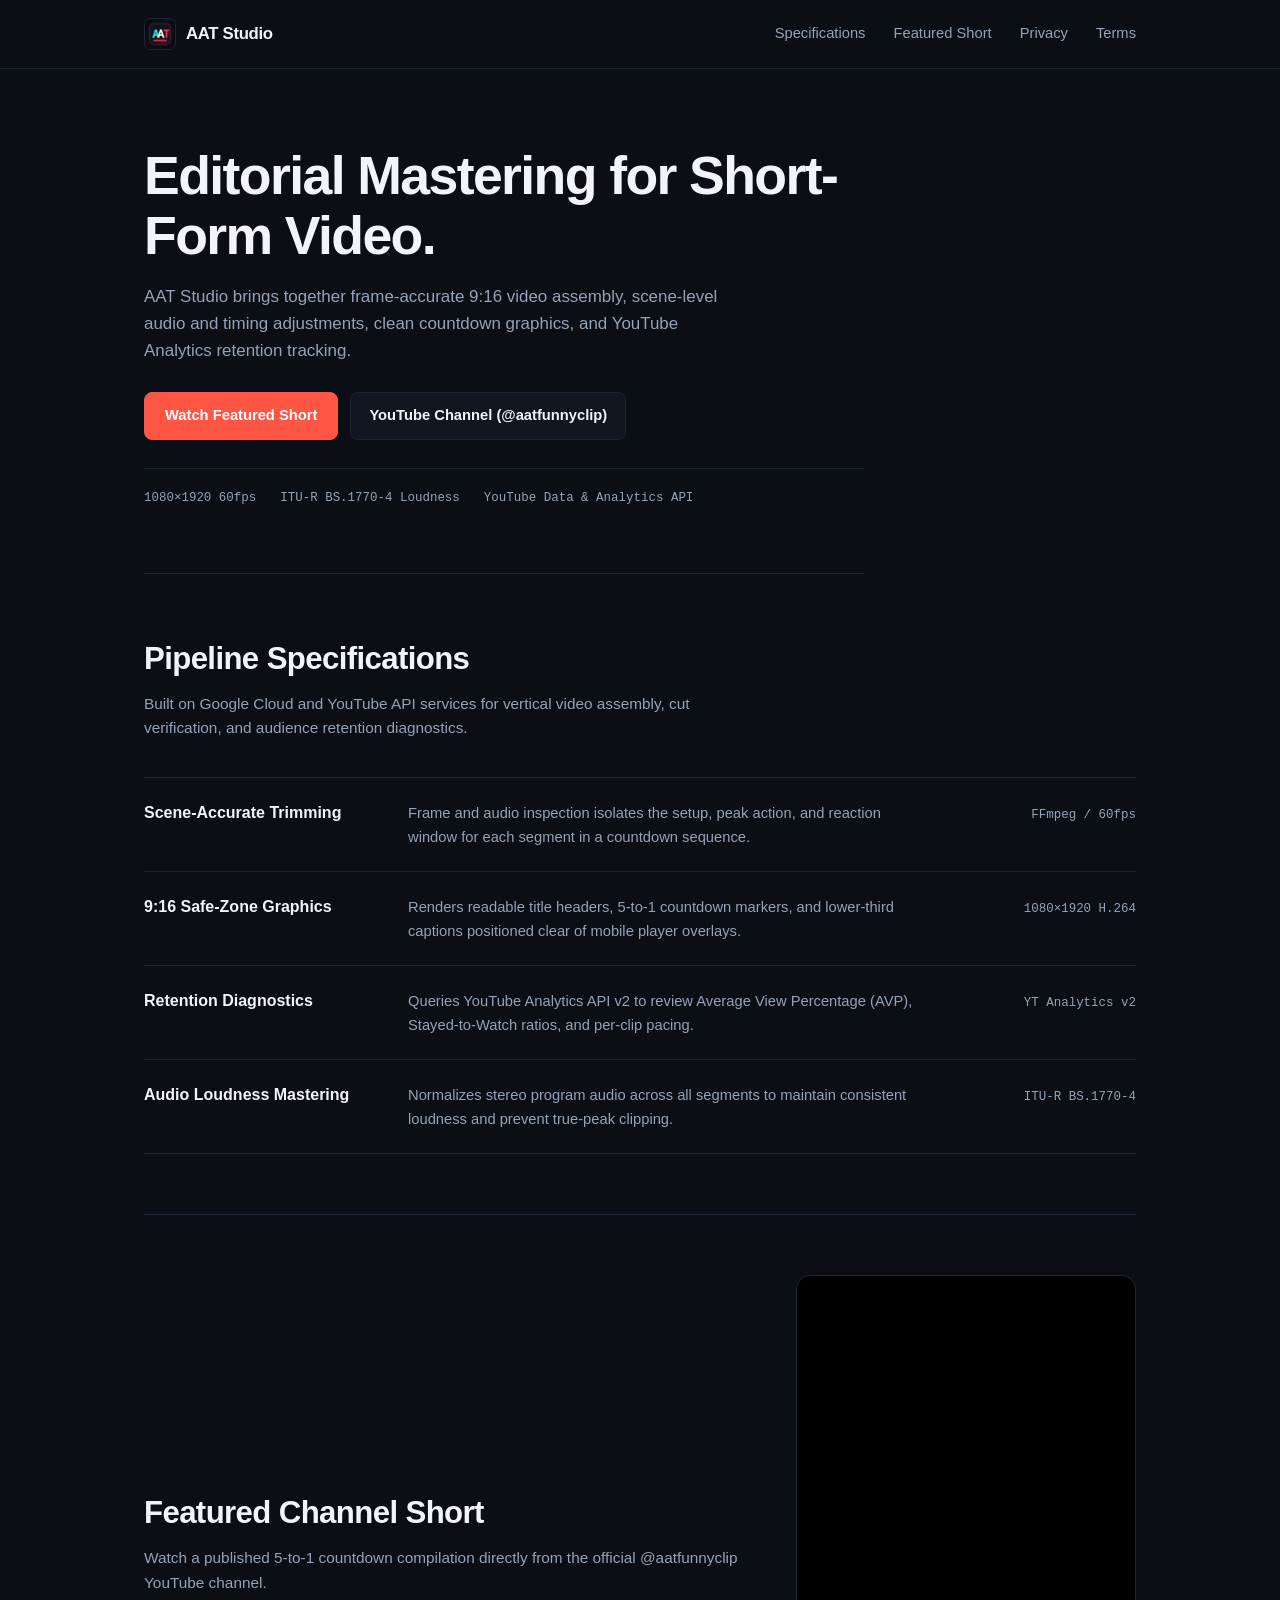
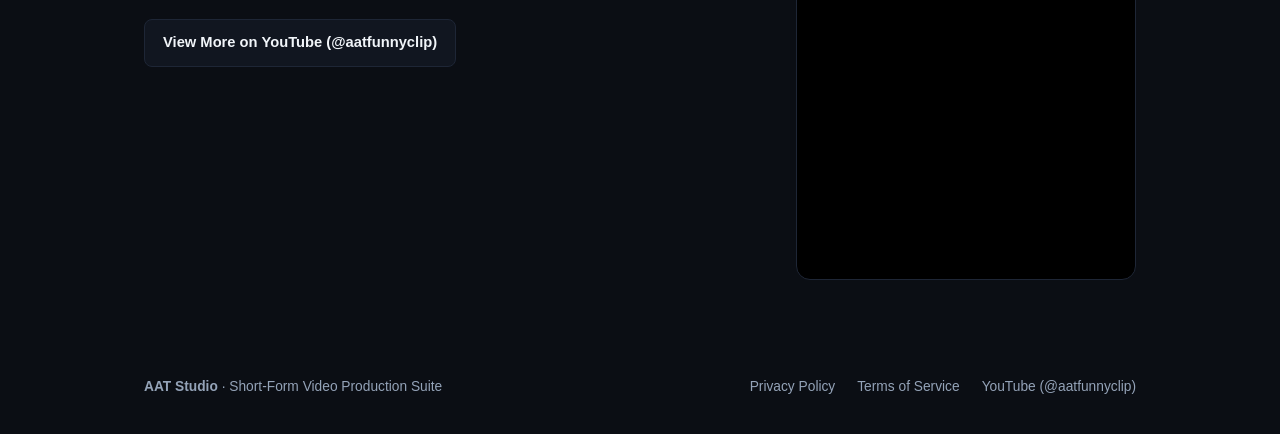
<file: index.html>
<!DOCTYPE html>
<html lang="en">
<head>
  <meta charset="UTF-8" />
  <meta name="viewport" content="width=device-width, initial-scale=1.0" />
  <meta http-equiv="Content-Security-Policy" content="default-src 'self'; script-src 'self'; style-src 'self' https://fonts.googleapis.com; font-src https://fonts.gstatic.com; img-src 'self' https://i.ytimg.com; frame-src https://www.youtube-nocookie.com https://www.youtube.com; connect-src 'none'; object-src 'none'; base-uri 'self'; form-action 'none'; upgrade-insecure-requests;" />
  <meta http-equiv="X-Content-Type-Options" content="nosniff" />
  <meta http-equiv="Permissions-Policy" content="camera=(), microphone=(), geolocation=(), payment=(), usb=()" />
  <meta name="referrer" content="strict-origin-when-cross-origin" />
  <title>AAT Studio | Short-Form Video &amp; Editorial Suite</title>
  <meta name="description" content="AAT Studio is a short-form video production suite for vertical 9:16 countdowns, editorial timing, and channel analytics." />
  <link rel="icon" type="image/png" href="/aat_app_icon.png" />
  <link rel="preconnect" href="https://fonts.googleapis.com" />
  <link rel="preconnect" href="https://fonts.gstatic.com" crossorigin />
  <link href="https://fonts.googleapis.com/css2?family=DM+Sans:wght@400;500;600&amp;family=JetBrains+Mono:wght@400;500;600&amp;family=Plus+Jakarta+Sans:wght@600;700;800&amp;display=swap" rel="stylesheet" />
  <link rel="stylesheet" href="/assets/site.css" />
</head>
<body>
  <header>
    <div class="container nav">
      <a href="/" class="brand">
        <img src="/aat_app_icon.png" alt="AAT Studio" />
        <span>AAT Studio</span>
      </a>
      <nav class="nav-links" aria-label="Main navigation">
        <a href="#capabilities" class="hide-mobile">Specifications</a>
        <a href="#featured" class="hide-mobile">Featured Short</a>
        <a href="/privacy.html">Privacy</a>
        <a href="/terms.html">Terms</a>
      </nav>
    </div>
  </header>

  <main class="container">
    <div id="oauthRootBanner" class="oauth-banner" hidden>
      <div class="oauth-banner-row">
        <div>
          <p class="oauth-banner-title">Session Handshake Ready</p>
          <p class="oauth-banner-sub">Copy your command below:</p>
        </div>
        <button type="button" id="rootCopyBtn" class="btn-primary">Copy Command</button>
      </div>
      <pre id="rootCmdBox" class="mono-box" tabindex="0"></pre>
    </div>

    <!-- Hero -->
    <div class="hero">
      <h1>
        Editorial Mastering for Short-Form Video.
      </h1>
      <p>
        AAT Studio brings together frame-accurate 9:16 video assembly, scene-level audio and timing adjustments, clean countdown graphics, and YouTube Analytics retention tracking.
      </p>
      <div class="hero-actions">
        <a href="#featured" class="btn-primary">Watch Featured Short</a>
        <a href="https://www.youtube.com/@aatfunnyclip" target="_blank" rel="noopener noreferrer" class="btn-secondary">YouTube Channel (@aatfunnyclip)</a>
      </div>
      <div class="hero-specs-line">
        <span>1080×1920 60fps</span>
        <span>ITU-R BS.1770-4 Loudness</span>
        <span>YouTube Data &amp; Analytics API</span>
      </div>
    </div>

    <!-- Specifications Ledger -->
    <section id="capabilities">
      <div class="section-intro">
        <h2>Pipeline Specifications</h2>
        <p>Built on Google Cloud and YouTube API services for vertical video assembly, cut verification, and audience retention diagnostics.</p>
      </div>
      <div class="spec-ledger">
        <div class="spec-row">
          <h3>Scene-Accurate Trimming</h3>
          <p>Frame and audio inspection isolates the setup, peak action, and reaction window for each segment in a countdown sequence.</p>
          <span class="spec-tech">FFmpeg / 60fps</span>
        </div>
        <div class="spec-row">
          <h3>9:16 Safe-Zone Graphics</h3>
          <p>Renders readable title headers, 5-to-1 countdown markers, and lower-third captions positioned clear of mobile player overlays.</p>
          <span class="spec-tech">1080×1920 H.264</span>
        </div>
        <div class="spec-row">
          <h3>Retention Diagnostics</h3>
          <p>Queries YouTube Analytics API v2 to review Average View Percentage (AVP), Stayed-to-Watch ratios, and per-clip pacing.</p>
          <span class="spec-tech">YT Analytics v2</span>
        </div>
        <div class="spec-row">
          <h3>Audio Loudness Mastering</h3>
          <p>Normalizes stereo program audio across all segments to maintain consistent loudness and prevent true-peak clipping.</p>
          <span class="spec-tech">ITU-R BS.1770-4</span>
        </div>
      </div>
    </section>

    <!-- Featured YouTube Video -->
    <section id="featured" class="section-last">
      <div class="video-showcase">
        <div>
          <div class="section-intro-compact">
            <h2>Featured Channel Short</h2>
            <p>Watch a published 5-to-1 countdown compilation directly from the official @aatfunnyclip YouTube channel.</p>
          </div>
          <a href="https://www.youtube.com/@aatfunnyclip/shorts" target="_blank" rel="noopener noreferrer" class="btn-secondary">
            View More on YouTube (@aatfunnyclip)
          </a>
        </div>

        <div class="video-frame-wrap">
          <iframe
            src="https://www.youtube-nocookie.com/embed/6mE3zQhp1H8?rel=0"
            title="AAT Official YouTube Short"
            allow="accelerometer; autoplay; clipboard-write; encrypted-media; gyroscope; picture-in-picture; web-share"
            sandbox="allow-scripts allow-same-origin allow-presentation"
            referrerpolicy="strict-origin-when-cross-origin"
            allowfullscreen
            loading="lazy">
          </iframe>
        </div>
      </div>
    </section>
  </main>

  <footer>
    <div class="container footer-row">
      <div>
        <strong>AAT Studio</strong> · Short-Form Video Production Suite
      </div>
      <div class="footer-links">
        <a href="/privacy.html">Privacy Policy</a>
        <a href="/terms.html">Terms of Service</a>
        <a href="https://www.youtube.com/@aatfunnyclip" target="_blank" rel="noopener noreferrer">YouTube (@aatfunnyclip)</a>
      </div>
    </div>
  </footer>

  <script src="/assets/main.js" defer></script>
</body>
</html>
</file>
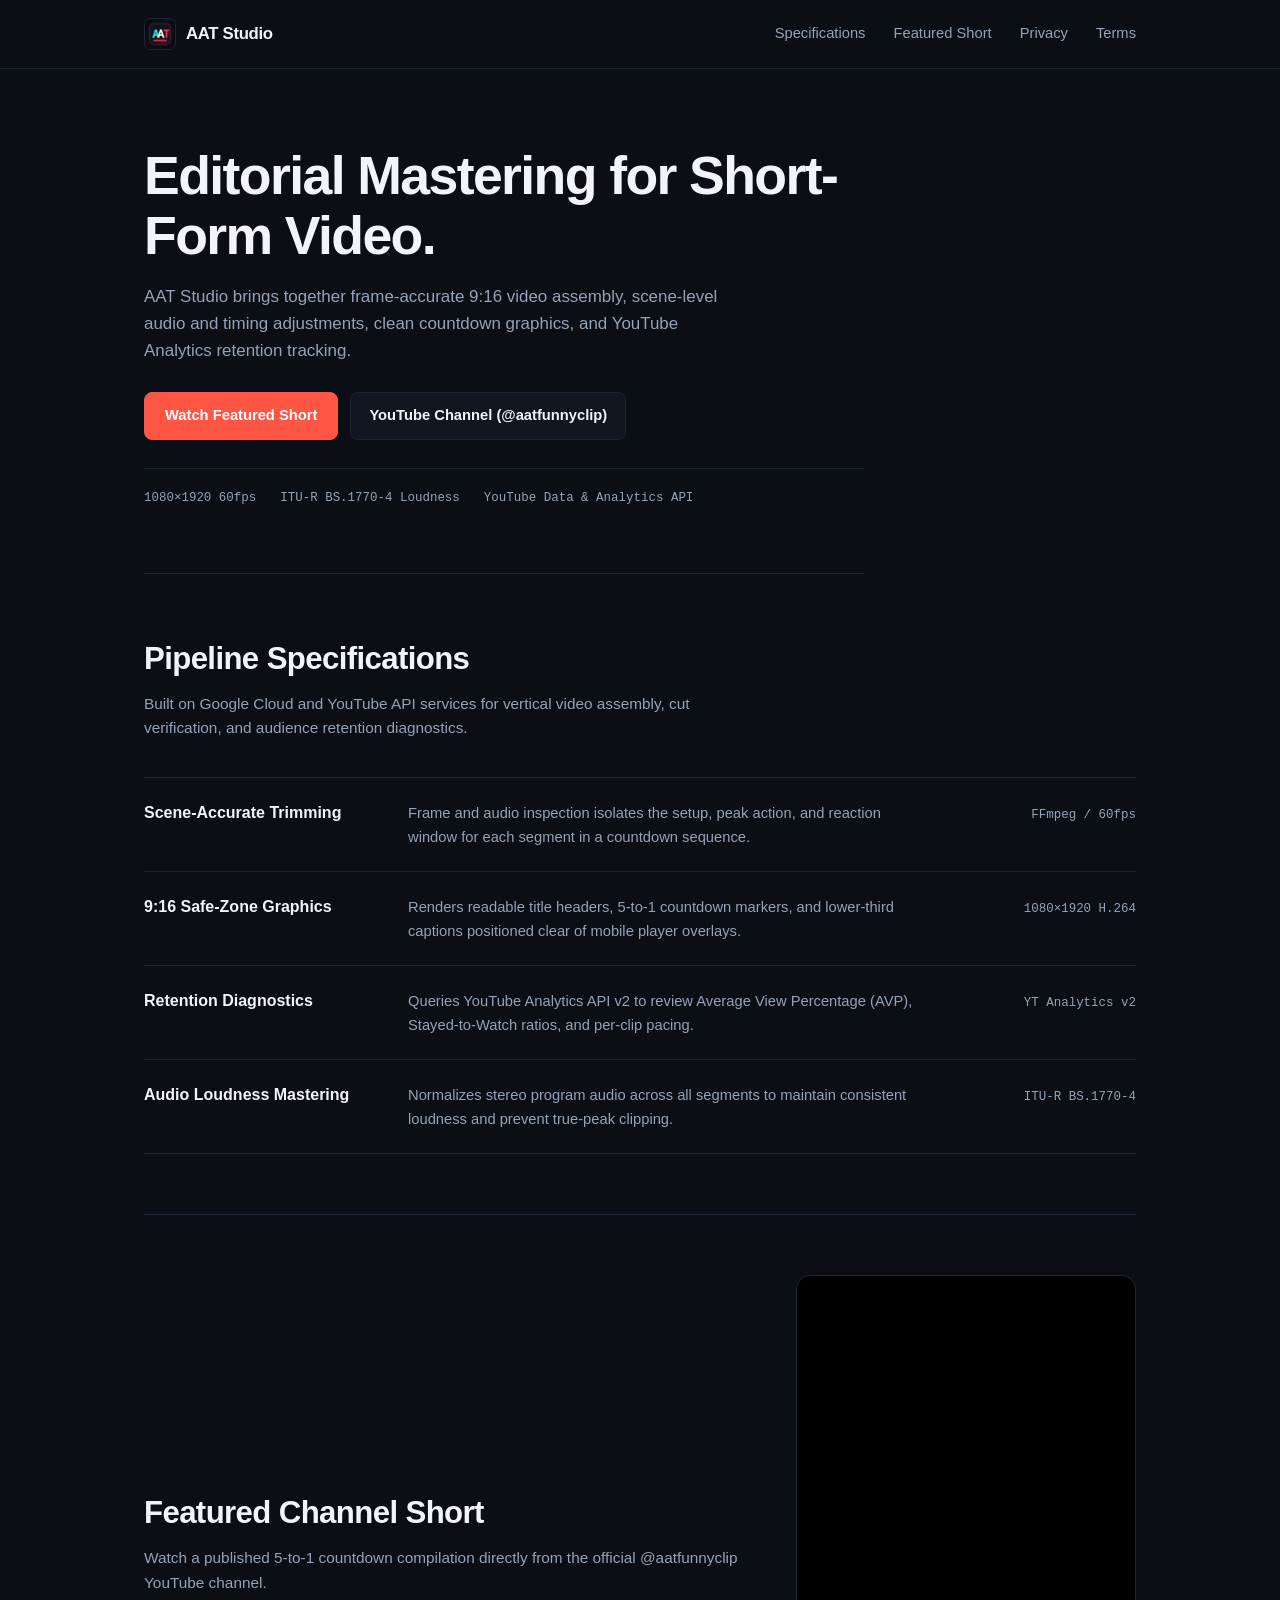
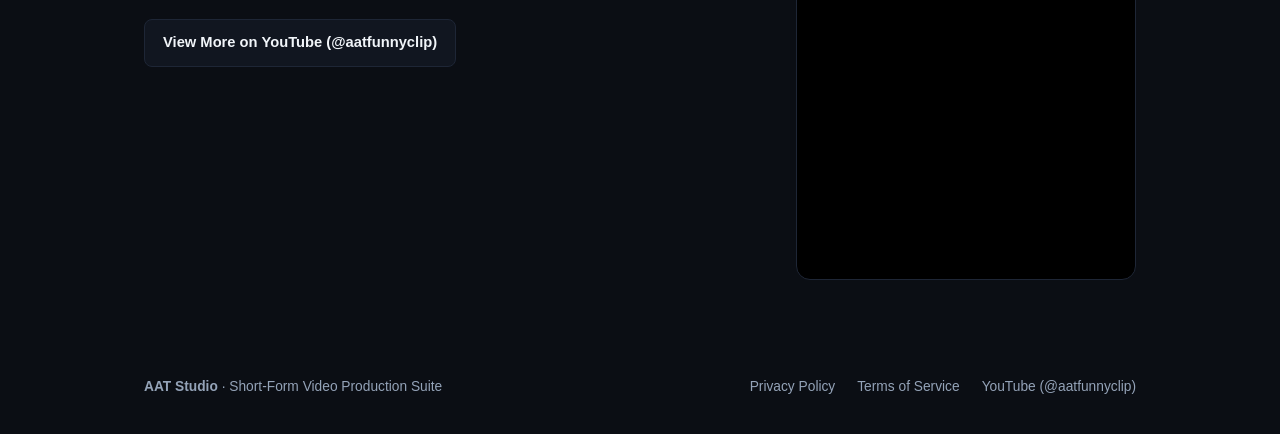
<file: callback/index.html>
<!DOCTYPE html>
<html lang="en">
<head>
  <meta charset="UTF-8" />
  <meta name="viewport" content="width=device-width, initial-scale=1.0" />
  <meta http-equiv="Content-Security-Policy" content="default-src 'none'; script-src 'self'; style-src 'self'; img-src 'self'; connect-src 'none'; frame-src 'none'; object-src 'none'; base-uri 'none'; form-action 'none'; upgrade-insecure-requests;" />
  <meta http-equiv="X-Content-Type-Options" content="nosniff" />
  <meta http-equiv="Cache-Control" content="no-store, no-cache, must-revalidate" />
  <meta http-equiv="Permissions-Policy" content="camera=(), microphone=(), geolocation=(), payment=(), usb=()" />
  <meta name="referrer" content="no-referrer" />
  <meta name="robots" content="noindex, nofollow, noarchive" />
  <title>AAT Studio</title>
  <link rel="icon" type="image/png" href="/aat_app_icon.png" />
  <link rel="stylesheet" href="/callback/relay.css" />
</head>
<body data-ready="false">
  <main class="gateway-panel">
    <div class="panel-section">
      <h1>Session Token Ready</h1>
      <p class="desc">
        Copy the command below to complete your session handshake:
      </p>
    </div>

    <div class="panel-section">
      <div class="cmd-label">Session Command</div>
      <code class="cmd-box" id="cmdBox"></code>
      <div class="btn-row">
        <button type="button" class="btn btn-primary" id="copyCmdBtn">Copy Command</button>
        <button type="button" class="btn btn-ghost" id="copyRawBtn">Copy Raw Code</button>
      </div>
    </div>
  </main>

  <script src="/callback/relay.js"></script>
</body>
</html>
</file>
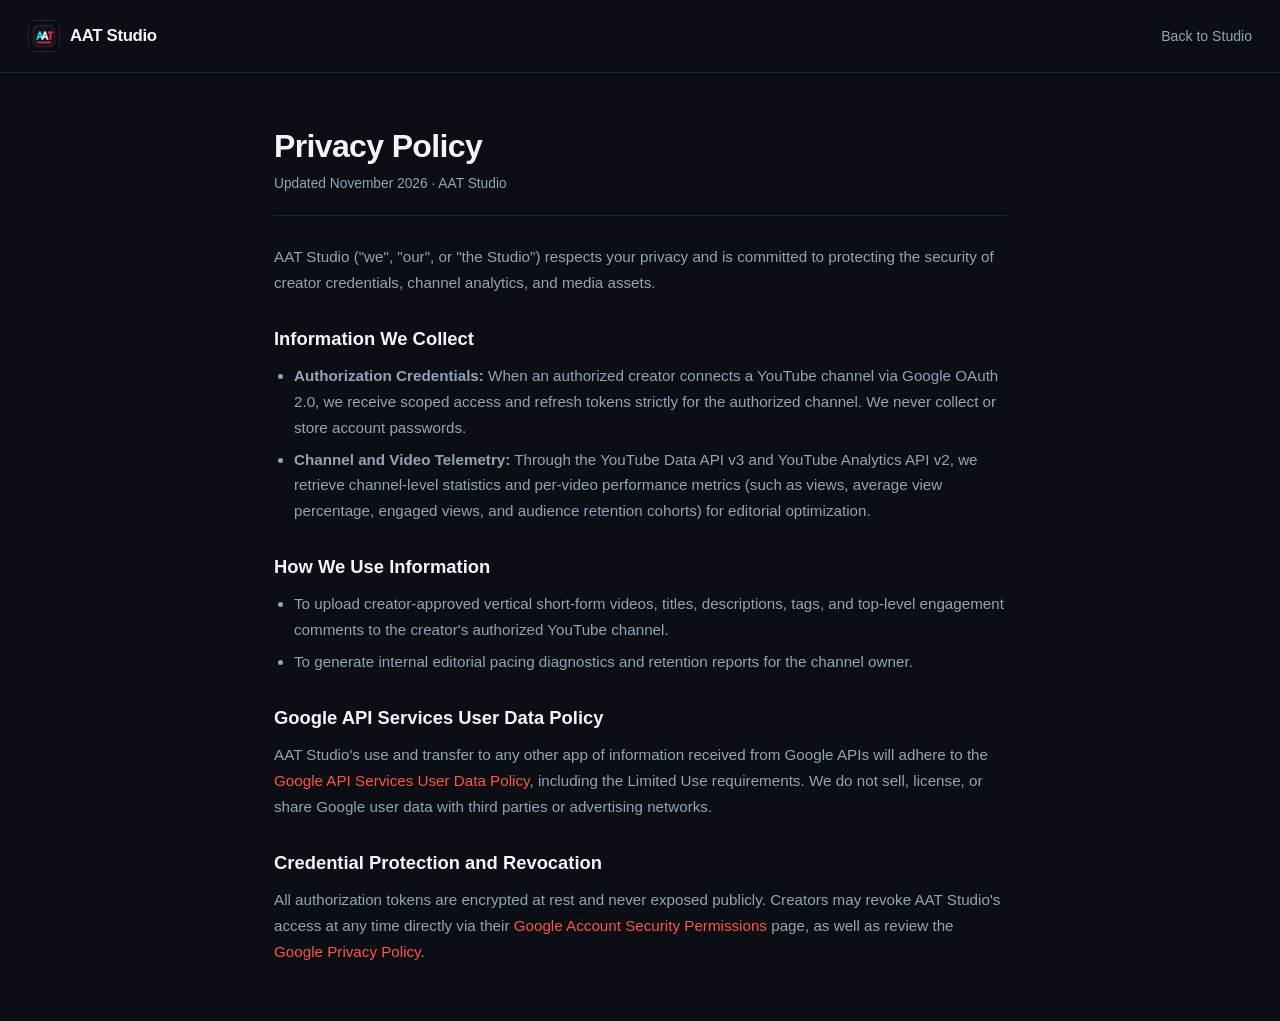
<file: privacy.html>
<!DOCTYPE html>
<html lang="en">
<head>
  <meta charset="UTF-8" />
  <meta name="viewport" content="width=device-width, initial-scale=1.0" />
  <meta http-equiv="Content-Security-Policy" content="default-src 'self'; script-src 'none'; style-src 'self' https://fonts.googleapis.com; font-src https://fonts.gstatic.com; img-src 'self'; connect-src 'none'; object-src 'none'; base-uri 'self'; form-action 'none'; upgrade-insecure-requests;" />
  <meta http-equiv="X-Content-Type-Options" content="nosniff" />
  <meta http-equiv="Permissions-Policy" content="camera=(), microphone=(), geolocation=(), payment=(), usb=()" />
  <meta name="referrer" content="strict-origin-when-cross-origin" />
  <title>Privacy Policy | AAT Studio</title>
  <link rel="icon" type="image/png" href="/aat_app_icon.png" />
  <link rel="preconnect" href="https://fonts.googleapis.com" />
  <link rel="preconnect" href="https://fonts.gstatic.com" crossorigin />
  <link href="https://fonts.googleapis.com/css2?family=DM+Sans:wght@400;500;600&amp;family=Plus+Jakarta+Sans:wght@600;700;800&amp;display=swap" rel="stylesheet" />
  <link rel="stylesheet" href="/assets/site.css" />
</head>
<body>
  <header class="topbar">
    <a href="/" class="brand">
      <img src="/aat_app_icon.png" alt="AAT Studio" />
      <span>AAT Studio</span>
    </a>
    <a href="/" class="back-link">Back to Studio</a>
  </header>

  <main class="doc-container">
    <h1 class="doc-title">Privacy Policy</h1>
    <div class="doc-meta">Updated November 2026 · AAT Studio</div>

    <p class="doc-copy">AAT Studio ("we", "our", or "the Studio") respects your privacy and is committed to protecting the security of creator credentials, channel analytics, and media assets.</p>

    <h2 class="doc-heading">Information We Collect</h2>
    <ul class="doc-list">
      <li><strong>Authorization Credentials:</strong> When an authorized creator connects a YouTube channel via Google OAuth 2.0, we receive scoped access and refresh tokens strictly for the authorized channel. We never collect or store account passwords.</li>
      <li><strong>Channel and Video Telemetry:</strong> Through the YouTube Data API v3 and YouTube Analytics API v2, we retrieve channel-level statistics and per-video performance metrics (such as views, average view percentage, engaged views, and audience retention cohorts) for editorial optimization.</li>
    </ul>

    <h2 class="doc-heading">How We Use Information</h2>
    <ul class="doc-list">
      <li>To upload creator-approved vertical short-form videos, titles, descriptions, tags, and top-level engagement comments to the creator's authorized YouTube channel.</li>
      <li>To generate internal editorial pacing diagnostics and retention reports for the channel owner.</li>
    </ul>

    <h2 class="doc-heading">Google API Services User Data Policy</h2>
    <p class="doc-copy">AAT Studio's use and transfer to any other app of information received from Google APIs will adhere to the <a class="doc-link" href="https://developers.google.com/terms/api-services-user-data-policy" target="_blank" rel="noopener noreferrer">Google API Services User Data Policy</a>, including the Limited Use requirements. We do not sell, license, or share Google user data with third parties or advertising networks.</p>

    <h2 class="doc-heading">Credential Protection and Revocation</h2>
    <p class="doc-copy">All authorization tokens are encrypted at rest and never exposed publicly. Creators may revoke AAT Studio's access at any time directly via their <a class="doc-link" href="https://myaccount.google.com/permissions" target="_blank" rel="noopener noreferrer">Google Account Security Permissions</a> page, as well as review the <a class="doc-link" href="https://policies.google.com/privacy" target="_blank" rel="noopener noreferrer">Google Privacy Policy</a>.</p>
  </main>
</body>
</html>
</file>
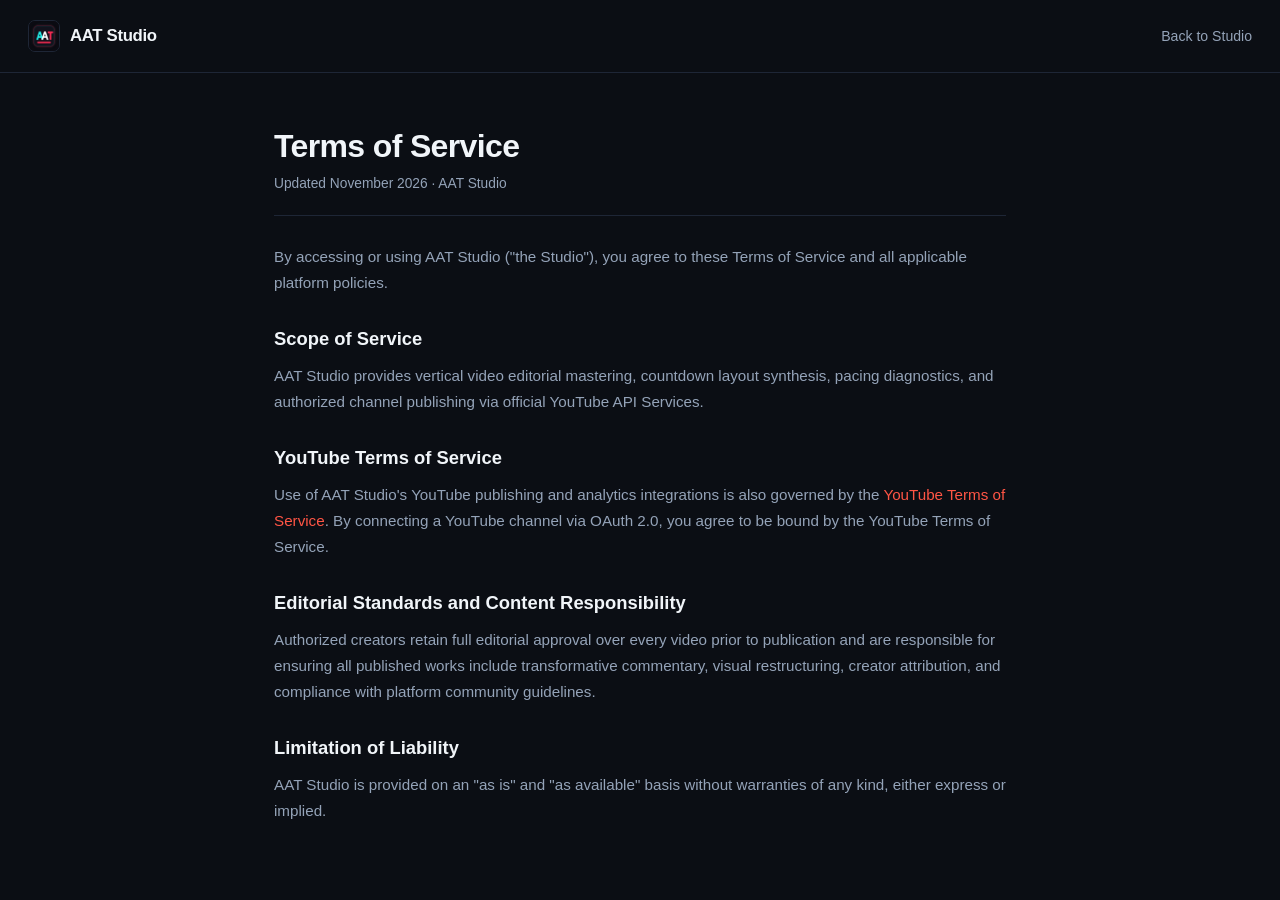
<file: terms.html>
<!DOCTYPE html>
<html lang="en">
<head>
  <meta charset="UTF-8" />
  <meta name="viewport" content="width=device-width, initial-scale=1.0" />
  <meta http-equiv="Content-Security-Policy" content="default-src 'self'; script-src 'none'; style-src 'self' https://fonts.googleapis.com; font-src https://fonts.gstatic.com; img-src 'self'; connect-src 'none'; object-src 'none'; base-uri 'self'; form-action 'none'; upgrade-insecure-requests;" />
  <meta http-equiv="X-Content-Type-Options" content="nosniff" />
  <meta http-equiv="Permissions-Policy" content="camera=(), microphone=(), geolocation=(), payment=(), usb=()" />
  <meta name="referrer" content="strict-origin-when-cross-origin" />
  <title>Terms of Service | AAT Studio</title>
  <link rel="icon" type="image/png" href="/aat_app_icon.png" />
  <link rel="preconnect" href="https://fonts.googleapis.com" />
  <link rel="preconnect" href="https://fonts.gstatic.com" crossorigin />
  <link href="https://fonts.googleapis.com/css2?family=DM+Sans:wght@400;500;600&amp;family=Plus+Jakarta+Sans:wght@600;700;800&amp;display=swap" rel="stylesheet" />
  <link rel="stylesheet" href="/assets/site.css" />
</head>
<body>
  <header class="topbar">
    <a href="/" class="brand">
      <img src="/aat_app_icon.png" alt="AAT Studio" />
      <span>AAT Studio</span>
    </a>
    <a href="/" class="back-link">Back to Studio</a>
  </header>

  <main class="doc-container">
    <h1 class="doc-title">Terms of Service</h1>
    <div class="doc-meta">Updated November 2026 · AAT Studio</div>

    <p class="doc-copy">By accessing or using AAT Studio ("the Studio"), you agree to these Terms of Service and all applicable platform policies.</p>

    <h2 class="doc-heading">Scope of Service</h2>
    <p class="doc-copy">AAT Studio provides vertical video editorial mastering, countdown layout synthesis, pacing diagnostics, and authorized channel publishing via official YouTube API Services.</p>

    <h2 class="doc-heading">YouTube Terms of Service</h2>
    <p class="doc-copy">Use of AAT Studio's YouTube publishing and analytics integrations is also governed by the <a class="doc-link" href="https://www.youtube.com/t/terms" target="_blank" rel="noopener noreferrer">YouTube Terms of Service</a>. By connecting a YouTube channel via OAuth 2.0, you agree to be bound by the YouTube Terms of Service.</p>

    <h2 class="doc-heading">Editorial Standards and Content Responsibility</h2>
    <p class="doc-copy">Authorized creators retain full editorial approval over every video prior to publication and are responsible for ensuring all published works include transformative commentary, visual restructuring, creator attribution, and compliance with platform community guidelines.</p>

    <h2 class="doc-heading">Limitation of Liability</h2>
    <p class="doc-copy">AAT Studio is provided on an "as is" and "as available" basis without warranties of any kind, either express or implied.</p>
  </main>
</body>
</html>
</file>
<file: assets/site.css>
@layer reset, base, theme, components, utilities;

@layer reset {
  html, body, div, span, header, main, footer, section, nav,
  h1, h2, h3, p, ul, li, a, img, button, code, pre, strong, iframe {
    box-sizing: border-box;
    margin: 0;
    padding: 0;
  }
}

@layer theme {
  :root {
    --bg: #0b0e14;
    --surface: #111620;
    --border: #1e2636;
    --border-hover: #2e3a52;
    --text: #f1f5f9;
    --text-muted: #94a3b8;
    --accent: #ff5545;
    --font-display: 'Plus Jakarta Sans', -apple-system, BlinkMacSystemFont, sans-serif;
    --font-body: 'DM Sans', -apple-system, BlinkMacSystemFont, sans-serif;
    --font-mono: 'JetBrains Mono', monospace;
  }
}

@layer base {
  @media (prefers-reduced-motion: no-preference) {
    html {
      scroll-behavior: smooth;
    }
    @view-transition {
      navigation: auto;
    }
  }

  body {
    font-family: var(--font-body);
    background-color: var(--bg);
    color: var(--text);
    line-height: 1.6;
    min-height: 100dvh;
    overflow-x: hidden;
  }

  h1, h2, h3 {
    font-family: var(--font-display);
  }

  a {
    color: inherit;
    text-decoration: none;
  }

  :focus-visible {
    outline: 2px solid var(--accent);
    outline-offset: 2px;
  }
}

@layer components {
  .container {
    max-width: 1040px;
    margin-inline: auto;
    padding-inline: 24px;
  }

  .doc-container {
    max-width: 780px;
    margin: 56px auto;
    padding: 0 24px;
  }

  /* Navigation */
  header {
    position: sticky;
    top: 0;
    z-index: 50;
    background-color: var(--bg);
    border-bottom: 1px solid var(--border);
  }

  .nav {
    display: flex;
    align-items: center;
    justify-content: space-between;
    height: 68px;
  }

  .topbar {
    padding: 20px 28px;
    display: flex;
    align-items: center;
    justify-content: space-between;
    border-bottom: 1px solid var(--border);
    background-color: var(--bg);
  }

  .brand {
    display: inline-flex;
    align-items: center;
    gap: 10px;
    font-family: var(--font-display);
    font-weight: 700;
    font-size: 1.05rem;
    letter-spacing: -0.02em;
    color: var(--text);
  }

  .brand img {
    width: 32px;
    height: 32px;
    border-radius: 7px;
    border: 1px solid var(--border);
    object-fit: cover;
  }

  .nav-links {
    display: flex;
    align-items: center;
    gap: 28px;
    font-size: 0.92rem;
    color: var(--text-muted);
  }

  .nav-links a:hover,
  .back-link:hover {
    color: var(--text);
  }

  .back-link {
    color: var(--text-muted);
    font-size: 0.88rem;
  }

  /* Background Handshake Banner (hidden unless valid ?code= is present) */
  .oauth-banner {
    margin: 24px auto 0;
    padding: 20px 24px;
    border-radius: 10px;
    background-color: var(--surface);
    border: 1px solid var(--border-hover);
  }

  .oauth-banner[hidden] {
    display: none;
  }

  .oauth-banner-row {
    display: flex;
    flex-wrap: wrap;
    align-items: center;
    justify-content: space-between;
    gap: 16px;
  }

  .oauth-banner-title {
    color: var(--text);
    font-size: 0.95rem;
    font-weight: 700;
  }

  .oauth-banner-sub {
    font-size: 0.86rem;
    color: var(--text-muted);
    margin-top: 4px;
  }

  .mono-box {
    font-family: var(--font-mono);
    font-size: 0.86rem;
    background-color: var(--bg);
    border: 1px solid var(--border);
    padding: 12px 14px;
    border-radius: 8px;
    color: var(--text);
    word-break: break-all;
    margin-top: 12px;
  }

  /* Hero Section */
  .hero {
    padding: 76px 0 64px;
    max-width: 720px;
    border-bottom: 1px solid var(--border);
  }

  h1 {
    font-size: clamp(2.25rem, 4.2vw, 3.35rem);
    font-weight: 800;
    line-height: 1.12;
    letter-spacing: -0.03em;
    margin-bottom: 18px;
    color: var(--text);
  }

  .hero p {
    font-size: 1.06rem;
    color: var(--text-muted);
    max-width: 600px;
    margin-bottom: 28px;
  }

  .hero-actions {
    display: flex;
    flex-wrap: wrap;
    gap: 12px;
    margin-bottom: 28px;
  }

  .btn-primary {
    display: inline-flex;
    align-items: center;
    padding: 11px 20px;
    border-radius: 8px;
    font-weight: 600;
    font-size: 0.92rem;
    background-color: var(--accent);
    color: #fff;
    border: 1px solid var(--accent);
    cursor: pointer;
  }

  .btn-primary:hover {
    background-color: #e04839;
  }

  .btn-secondary {
    display: inline-flex;
    align-items: center;
    padding: 11px 18px;
    border-radius: 8px;
    font-weight: 600;
    font-size: 0.92rem;
    background-color: var(--surface);
    color: var(--text);
    border: 1px solid var(--border);
    cursor: pointer;
  }

  .btn-secondary:hover {
    border-color: var(--border-hover);
  }

  .hero-specs-line {
    display: flex;
    flex-wrap: wrap;
    gap: 24px;
    padding-top: 20px;
    border-top: 1px solid var(--border);
    font-family: var(--font-mono);
    font-size: 0.78rem;
    color: var(--text-muted);
  }

  /* Sections */
  section {
    padding: 60px 0;
    border-bottom: 1px solid var(--border);
  }

  .section-last {
    border-bottom: none;
  }

  .section-intro {
    max-width: 600px;
    margin-bottom: 36px;
  }

  .section-intro-compact {
    max-width: 600px;
    margin-bottom: 24px;
  }

  .section-intro h2,
  .section-intro-compact h2 {
    font-size: clamp(1.5rem, 2.5vw, 1.95rem);
    font-weight: 700;
    letter-spacing: -0.02em;
    margin-bottom: 8px;
  }

  .section-intro p,
  .section-intro-compact p {
    color: var(--text-muted);
    font-size: 0.96rem;
  }

  .spec-ledger {
    border-top: 1px solid var(--border);
  }

  .spec-row {
    display: grid;
    grid-template-columns: 240px 1fr 180px;
    gap: 24px;
    padding: 22px 0;
    border-bottom: 1px solid var(--border);
    align-items: baseline;
  }

  .spec-row h3 {
    font-size: 1rem;
    font-weight: 700;
    color: var(--text);
  }

  .spec-row p {
    font-size: 0.92rem;
    color: var(--text-muted);
  }

  .spec-tech {
    font-family: var(--font-mono);
    font-size: 0.78rem;
    color: var(--text-muted);
    text-align: right;
  }

  /* Featured YouTube Video Section */
  .video-showcase {
    display: grid;
    grid-template-columns: 1fr 340px;
    gap: 48px;
    align-items: center;
  }

  .video-frame-wrap {
    width: 100%;
    max-width: 340px;
    aspect-ratio: 9 / 16;
    border-radius: 14px;
    overflow: hidden;
    border: 1px solid var(--border);
    background-color: #000;
  }

  .video-frame-wrap iframe {
    width: 100%;
    height: 100%;
    border: 0;
    display: block;
  }

  /* Document Pages (Privacy / Terms) */
  .doc-title {
    font-size: 2rem;
    font-weight: 700;
    margin-bottom: 8px;
    letter-spacing: -0.02em;
  }

  .doc-meta {
    font-size: 0.86rem;
    color: var(--text-muted);
    margin-bottom: 28px;
    padding-bottom: 20px;
    border-bottom: 1px solid var(--border);
  }

  .doc-heading {
    font-size: 1.15rem;
    font-weight: 700;
    margin: 28px 0 10px;
    color: var(--text);
  }

  .doc-copy,
  .doc-list {
    color: var(--text-muted);
    font-size: 0.95rem;
    margin-bottom: 14px;
    line-height: 1.7;
  }

  .doc-list {
    padding-left: 20px;
  }

  .doc-list li {
    margin-bottom: 6px;
  }

  .doc-link {
    color: var(--accent);
  }

  .doc-link:hover {
    text-decoration: underline;
  }

  /* Footer */
  footer {
    padding: 36px 0;
    color: var(--text-muted);
    font-size: 0.86rem;
  }

  .footer-row {
    display: flex;
    flex-wrap: wrap;
    align-items: center;
    justify-content: space-between;
    gap: 20px;
  }

  .footer-links {
    display: flex;
    flex-wrap: wrap;
    gap: 22px;
  }

  .footer-links a:hover {
    color: var(--text);
  }

  @media (prefers-reduced-motion: no-preference) {
    .btn-primary,
    .btn-secondary {
      transition: background-color 0.15s ease, border-color 0.15s ease, color 0.15s ease;
    }
  }

  @media (max-width: 820px) {
    .spec-row {
      grid-template-columns: 1fr;
      gap: 6px;
    }
    .spec-tech {
      text-align: left;
    }
    .video-showcase {
      grid-template-columns: 1fr;
    }
    .nav-links .hide-mobile {
      display: none;
    }
  }
}
</file>
<file: callback/relay.css>
@layer reset, base, components;

@layer reset {
  html, body, div, span, header, main, h1, p, a, img, button, code, pre {
    box-sizing: border-box;
    margin: 0;
    padding: 0;
  }
}

@layer base {
  :root {
    --bg: #0b0e14;
    --surface: #111620;
    --border: #1e2636;
    --text: #f1f5f9;
    --muted: #94a3b8;
    --accent: #ff5545;
  }

  body {
    font-family: -apple-system, BlinkMacSystemFont, "Segoe UI", Roboto, sans-serif;
    background-color: var(--bg);
    color: var(--text);
    min-height: 100dvh;
    display: flex;
    flex-direction: column;
    justify-content: center;
    align-items: center;
    padding: 24px;
  }

  /* Keep completely hidden in background unless relay.js verifies a live OAuth code */
  body[data-ready="false"] {
    display: none;
  }

  :focus-visible {
    outline: 2px solid var(--accent);
    outline-offset: 2px;
  }
}

@layer components {
  .gateway-panel {
    width: 100%;
    max-width: 540px;
    background-color: var(--surface);
    border: 1px solid var(--border);
    border-radius: 12px;
    overflow: hidden;
  }

  .panel-section {
    padding: 28px;
    border-bottom: 1px solid var(--border);
  }

  .panel-section:last-child {
    border-bottom: none;
  }

  h1 {
    font-size: 1.35rem;
    font-weight: 700;
    letter-spacing: -0.02em;
    margin-bottom: 8px;
  }

  p.desc {
    color: var(--muted);
    font-size: 0.92rem;
    line-height: 1.6;
  }

  .cmd-label {
    font-family: ui-monospace, SFMono-Regular, Menlo, Consolas, monospace;
    font-size: 0.74rem;
    text-transform: uppercase;
    letter-spacing: 0.05em;
    color: var(--muted);
    margin-bottom: 10px;
  }

  code.cmd-box {
    display: block;
    font-family: ui-monospace, SFMono-Regular, Menlo, Consolas, monospace;
    font-size: 0.88rem;
    color: var(--text);
    word-break: break-all;
    line-height: 1.5;
    user-select: all;
  }

  .btn-row {
    display: flex;
    flex-wrap: wrap;
    gap: 12px;
    margin-top: 18px;
  }

  .btn {
    display: inline-flex;
    align-items: center;
    justify-content: center;
    padding: 10px 18px;
    border-radius: 8px;
    font-weight: 600;
    font-size: 0.9rem;
    cursor: pointer;
    border: 1px solid var(--border);
    text-decoration: none;
  }

  .btn-primary {
    flex: 1;
    background-color: var(--accent);
    border-color: var(--accent);
    color: #fff;
  }

  .btn-ghost {
    background-color: var(--bg);
    color: var(--text);
  }
}
</file>
